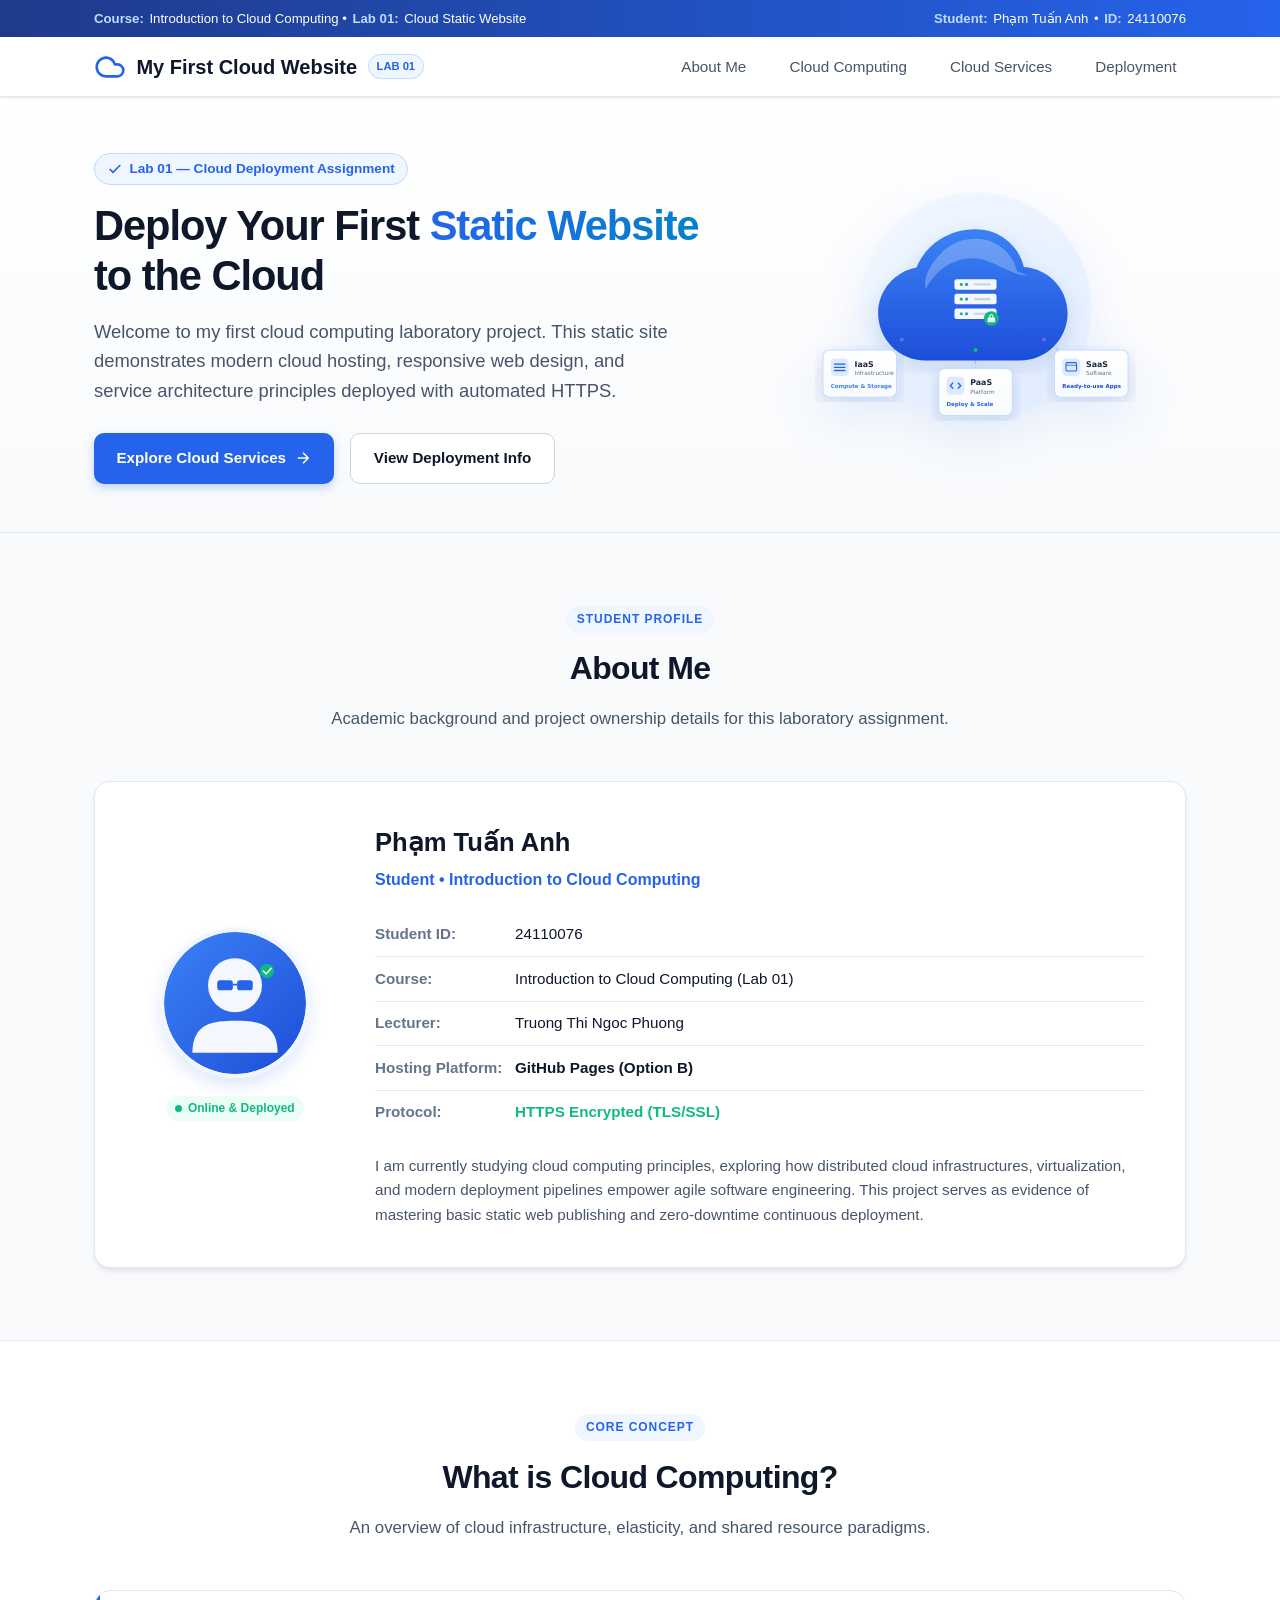
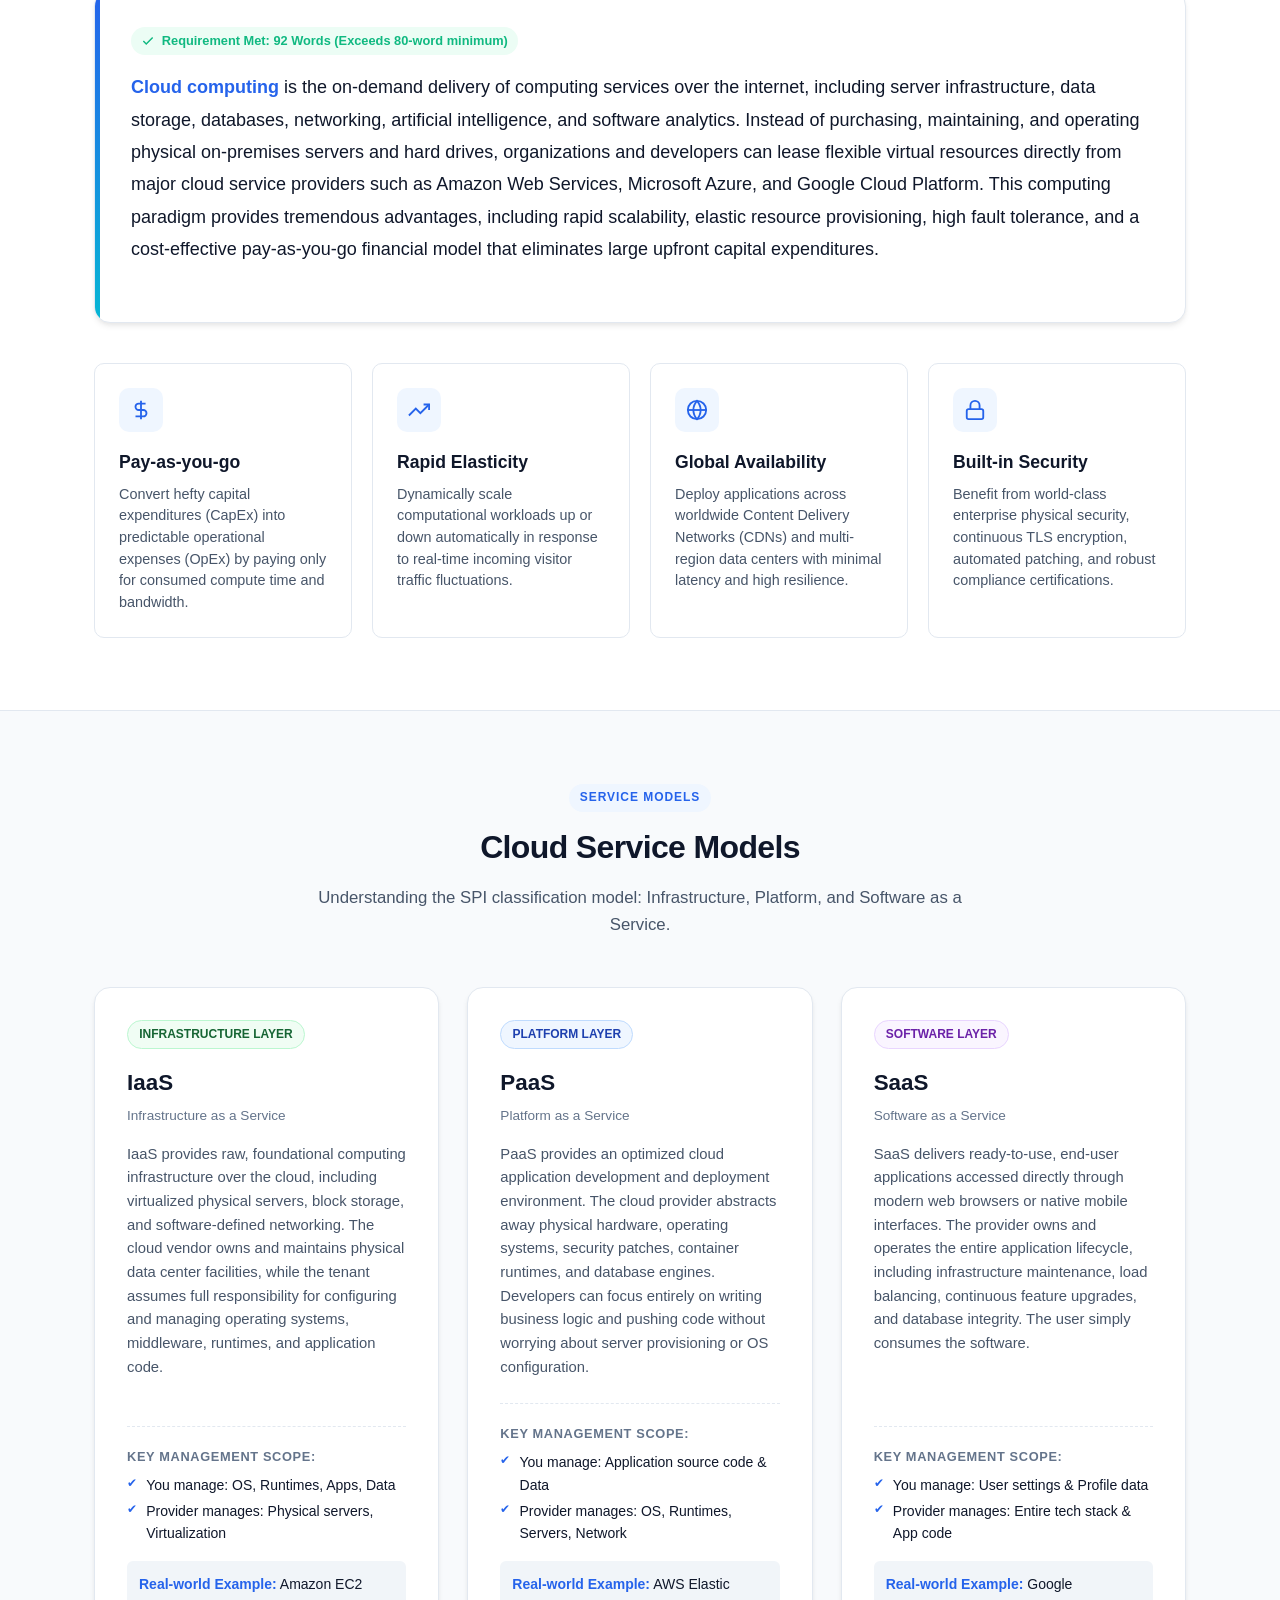
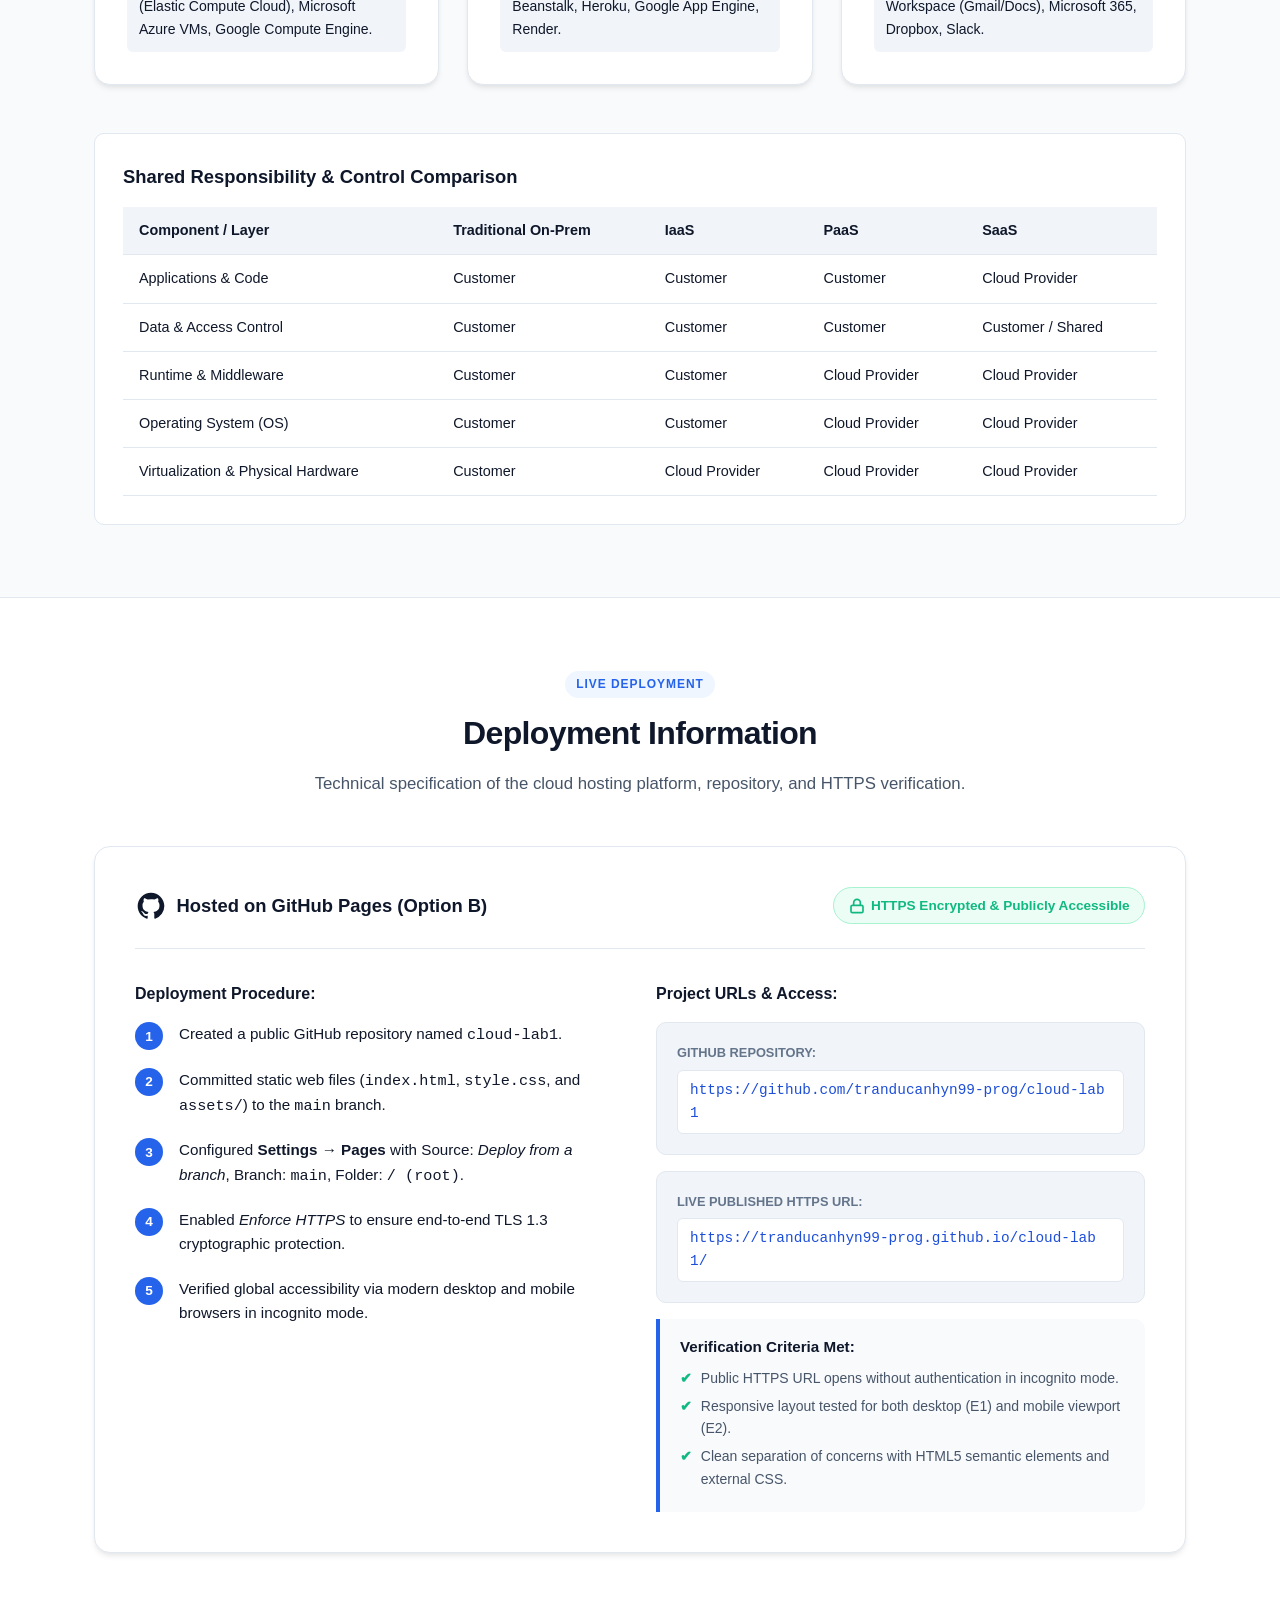
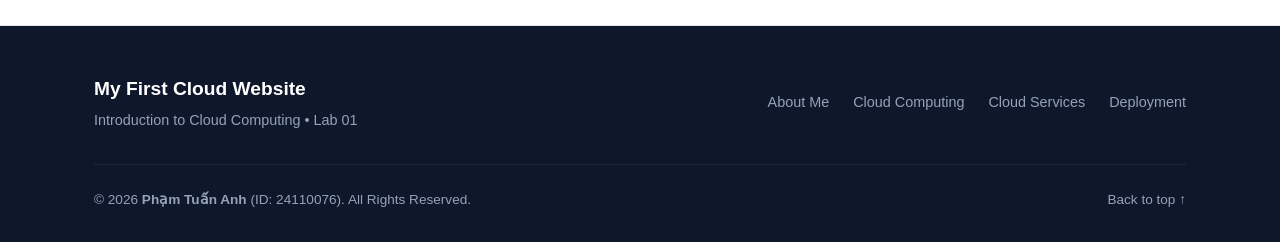
<file: index.html>
<!DOCTYPE html>
<html lang="en">
<head>
  <meta charset="UTF-8">
  <meta name="viewport" content="width=device-width, initial-scale=1.0">
  <title>My First Cloud Website</title>
  <meta name="description" content="Lab 01 - Deploy Your First Static Website to the Cloud. Course: Introduction to Cloud Computing.">
  <link rel="stylesheet" href="style.css">
</head>
<body>

  <!-- Top Academic Metadata Banner (Visible on Desktop & Mobile Viewports for Grading Evidence E1/E2) -->
  <div class="academic-banner">
    <div class="container">
      <div class="banner-item">
        <strong>Course:</strong> Introduction to Cloud Computing &bull; <strong>Lab 01:</strong> Cloud Static Website
      </div>
      <div class="banner-item">
        <strong>Student:</strong> <span id="student-banner-name">Phạm Tuấn Anh</span> &bull; <strong>ID:</strong> <span id="student-banner-id">24110076</span>
      </div>
    </div>
  </div>

  <!-- Navigation Header -->
  <header class="site-header">
    <div class="nav-container">
      <a href="#home" class="brand-link" title="My First Cloud Website">
        <svg class="brand-icon" viewBox="0 0 24 24" fill="none" stroke="currentColor" stroke-width="2" stroke-linecap="round" stroke-linejoin="round">
          <path d="M17.5 19H9a7 7 0 1 1 6.71-9h1.79a4.5 4.5 0 1 1 0 9Z" />
        </svg>
        <span>My First Cloud Website</span>
        <span class="brand-badge">Lab 01</span>
      </a>

      <!-- Mobile Navigation Toggle Button -->
      <button class="nav-toggle" id="navToggle" aria-label="Toggle navigation menu">
        <svg viewBox="0 0 24 24" fill="none" stroke="currentColor" stroke-width="2" stroke-linecap="round" stroke-linejoin="round">
          <line x1="3" y1="12" x2="21" y2="12"></line>
          <line x1="3" y1="6" x2="21" y2="6"></line>
          <line x1="3" y1="18" x2="21" y2="18"></line>
        </svg>
      </button>

      <!-- Navigation Menu with 4 Sections -->
      <nav>
        <ul class="nav-menu" id="navMenu">
          <li><a href="#about" class="nav-link">About Me</a></li>
          <li><a href="#cloud-computing" class="nav-link">Cloud Computing</a></li>
          <li><a href="#cloud-services" class="nav-link">Cloud Services</a></li>
          <li><a href="#deployment" class="nav-link">Deployment</a></li>
        </ul>
      </nav>
    </div>
  </header>

  <!-- Hero Section -->
  <section class="hero-section" id="home">
    <div class="container hero-grid">
      <div class="hero-content">
        <div class="hero-tag">
          <svg width="16" height="16" viewBox="0 0 24 24" fill="none" stroke="currentColor" stroke-width="2.5">
            <polyline points="20 6 9 17 4 12"></polyline>
          </svg>
          Lab 01 — Cloud Deployment Assignment
        </div>
        <h1 class="hero-title">Deploy Your First <span>Static Website</span> to the Cloud</h1>
        <p class="hero-subtitle">
          Welcome to my first cloud computing laboratory project. This static site demonstrates modern cloud hosting, responsive web design, and service architecture principles deployed with automated HTTPS.
        </p>
        <div class="hero-actions">
          <a href="#cloud-services" class="btn btn-primary">
            Explore Cloud Services
            <svg width="18" height="18" viewBox="0 0 24 24" fill="none" stroke="currentColor" stroke-width="2">
              <path d="M5 12h14M12 5l7 7-7 7"/>
            </svg>
          </a>
          <a href="#deployment" class="btn btn-secondary">
            View Deployment Info
          </a>
        </div>
      </div>
      <div class="hero-illustration">
        <img src="assets/cloud.svg" alt="Cloud Architecture Illustration" width="440" height="330">
      </div>
    </div>
  </section>

  <main>
    <!-- Section 1: About Me -->
    <section class="section" id="about">
      <div class="container">
        <div class="section-header">
          <span class="section-badge">Student Profile</span>
          <h2 class="section-title">About Me</h2>
          <p class="section-desc">Academic background and project ownership details for this laboratory assignment.</p>
        </div>

        <div class="about-card">
          <div class="about-avatar-wrap">
            <img src="assets/avatar.svg" alt="Student Avatar" class="about-avatar" width="150" height="150">
            <div class="status-badge">
              <span class="status-dot"></span> Online &amp; Deployed
            </div>
          </div>
          <div class="about-details">
            <h3 id="student-name-display">Phạm Tuấn Anh</h3>
            <p class="student-role">Student &bull; Introduction to Cloud Computing</p>
            
            <table class="info-table">
              <tbody>
                <tr>
                  <td class="info-label">Student ID:</td>
                  <td class="info-value" id="student-id-display">24110076</td>
                </tr>
                <tr>
                  <td class="info-label">Course:</td>
                  <td class="info-value">Introduction to Cloud Computing (Lab 01)</td>
                </tr>
                <tr>
                  <td class="info-label">Lecturer:</td>
                  <td class="info-value">Truong Thi Ngoc Phuong</td>
                </tr>
                <tr>
                  <td class="info-label">Hosting Platform:</td>
                  <td class="info-value"><strong>GitHub Pages (Option B)</strong></td>
                </tr>
                <tr>
                  <td class="info-label">Protocol:</td>
                  <td class="info-value"><span style="color: var(--success); font-weight: 600;">HTTPS Encrypted (TLS/SSL)</span></td>
                </tr>
              </tbody>
            </table>

            <p class="about-bio">
              I am currently studying cloud computing principles, exploring how distributed cloud infrastructures, virtualization, and modern deployment pipelines empower agile software engineering. This project serves as evidence of mastering basic static web publishing and zero-downtime continuous deployment.
            </p>
          </div>
        </div>
      </div>
    </section>

    <!-- Section 2: Cloud Computing -->
    <section class="section section-alt" id="cloud-computing">
      <div class="container">
        <div class="section-header">
          <span class="section-badge">Core Concept</span>
          <h2 class="section-title">What is Cloud Computing?</h2>
          <p class="section-desc">An overview of cloud infrastructure, elasticity, and shared resource paradigms.</p>
        </div>

        <div class="cloud-definition-card">
          <div class="word-count-badge">
            <svg width="14" height="14" viewBox="0 0 24 24" fill="none" stroke="currentColor" stroke-width="2.5">
              <polyline points="20 6 9 17 4 12"></polyline>
            </svg>
            Requirement Met: 92 Words (Exceeds 80-word minimum)
          </div>
          <p class="cloud-statement">
            <strong>Cloud computing</strong> is the on-demand delivery of computing services over the internet, including server infrastructure, data storage, databases, networking, artificial intelligence, and software analytics. Instead of purchasing, maintaining, and operating physical on-premises servers and hard drives, organizations and developers can lease flexible virtual resources directly from major cloud service providers such as Amazon Web Services, Microsoft Azure, and Google Cloud Platform. This computing paradigm provides tremendous advantages, including rapid scalability, elastic resource provisioning, high fault tolerance, and a cost-effective pay-as-you-go financial model that eliminates large upfront capital expenditures.
          </p>
        </div>

        <!-- 4 Key Characteristics -->
        <div class="cloud-features-grid">
          <div class="feature-box">
            <div class="feature-icon-wrapper">
              <svg width="22" height="22" viewBox="0 0 24 24" fill="none" stroke="currentColor" stroke-width="2">
                <path d="M12 2v20M17 5H9.5a3.5 3.5 0 0 0 0 7h5a3.5 3.5 0 0 1 0 7H6"/>
              </svg>
            </div>
            <h4>Pay-as-you-go</h4>
            <p>Convert hefty capital expenditures (CapEx) into predictable operational expenses (OpEx) by paying only for consumed compute time and bandwidth.</p>
          </div>

          <div class="feature-box">
            <div class="feature-icon-wrapper">
              <svg width="22" height="22" viewBox="0 0 24 24" fill="none" stroke="currentColor" stroke-width="2">
                <polyline points="23 6 13.5 15.5 8.5 10.5 1 18"></polyline>
                <polyline points="17 6 23 6 23 12"></polyline>
              </svg>
            </div>
            <h4>Rapid Elasticity</h4>
            <p>Dynamically scale computational workloads up or down automatically in response to real-time incoming visitor traffic fluctuations.</p>
          </div>

          <div class="feature-box">
            <div class="feature-icon-wrapper">
              <svg width="22" height="22" viewBox="0 0 24 24" fill="none" stroke="currentColor" stroke-width="2">
                <circle cx="12" cy="12" r="10"></circle>
                <line x1="2" y1="12" x2="22" y2="12"></line>
                <path d="M12 2a15.3 15.3 0 0 1 4 10 15.3 15.3 0 0 1-4 10 15.3 15.3 0 0 1-4-10 15.3 15.3 0 0 1 4-10z"></path>
              </svg>
            </div>
            <h4>Global Availability</h4>
            <p>Deploy applications across worldwide Content Delivery Networks (CDNs) and multi-region data centers with minimal latency and high resilience.</p>
          </div>

          <div class="feature-box">
            <div class="feature-icon-wrapper">
              <svg width="22" height="22" viewBox="0 0 24 24" fill="none" stroke="currentColor" stroke-width="2">
                <rect x="3" y="11" width="18" height="11" rx="2" ry="2"></rect>
                <path d="M7 11V7a5 5 0 0 1 10 0v4"></path>
              </svg>
            </div>
            <h4>Built-in Security</h4>
            <p>Benefit from world-class enterprise physical security, continuous TLS encryption, automated patching, and robust compliance certifications.</p>
          </div>
        </div>
      </div>
    </section>

    <!-- Section 3: Cloud Services (IaaS, PaaS, SaaS) -->
    <section class="section" id="cloud-services">
      <div class="container">
        <div class="section-header">
          <span class="section-badge">Service Models</span>
          <h2 class="section-title">Cloud Service Models</h2>
          <p class="section-desc">Understanding the SPI classification model: Infrastructure, Platform, and Software as a Service.</p>
        </div>

        <div class="services-grid">
          <!-- Model 1: IaaS -->
          <div class="service-card">
            <span class="service-tag tag-iaas">Infrastructure Layer</span>
            <h3>IaaS</h3>
            <p class="service-subtitle">Infrastructure as a Service</p>
            <p class="service-description">
              IaaS provides raw, foundational computing infrastructure over the cloud, including virtualized physical servers, block storage, and software-defined networking. The cloud vendor owns and maintains physical data center facilities, while the tenant assumes full responsibility for configuring and managing operating systems, middleware, runtimes, and application code.
            </p>
            <div class="service-meta-block">
              <div class="meta-title">Key Management Scope:</div>
              <ul class="meta-list">
                <li>You manage: OS, Runtimes, Apps, Data</li>
                <li>Provider manages: Physical servers, Virtualization</li>
              </ul>
              <div class="service-example-box">
                <strong>Real-world Example:</strong> Amazon EC2 (Elastic Compute Cloud), Microsoft Azure VMs, Google Compute Engine.
              </div>
            </div>
          </div>

          <!-- Model 2: PaaS -->
          <div class="service-card">
            <span class="service-tag tag-paas">Platform Layer</span>
            <h3>PaaS</h3>
            <p class="service-subtitle">Platform as a Service</p>
            <p class="service-description">
              PaaS provides an optimized cloud application development and deployment environment. The cloud provider abstracts away physical hardware, operating systems, security patches, container runtimes, and database engines. Developers can focus entirely on writing business logic and pushing code without worrying about server provisioning or OS configuration.
            </p>
            <div class="service-meta-block">
              <div class="meta-title">Key Management Scope:</div>
              <ul class="meta-list">
                <li>You manage: Application source code &amp; Data</li>
                <li>Provider manages: OS, Runtimes, Servers, Network</li>
              </ul>
              <div class="service-example-box">
                <strong>Real-world Example:</strong> AWS Elastic Beanstalk, Heroku, Google App Engine, Render.
              </div>
            </div>
          </div>

          <!-- Model 3: SaaS -->
          <div class="service-card">
            <span class="service-tag tag-saas">Software Layer</span>
            <h3>SaaS</h3>
            <p class="service-subtitle">Software as a Service</p>
            <p class="service-description">
              SaaS delivers ready-to-use, end-user applications accessed directly through modern web browsers or native mobile interfaces. The provider owns and operates the entire application lifecycle, including infrastructure maintenance, load balancing, continuous feature upgrades, and database integrity. The user simply consumes the software.
            </p>
            <div class="service-meta-block">
              <div class="meta-title">Key Management Scope:</div>
              <ul class="meta-list">
                <li>You manage: User settings &amp; Profile data</li>
                <li>Provider manages: Entire tech stack &amp; App code</li>
              </ul>
              <div class="service-example-box">
                <strong>Real-world Example:</strong> Google Workspace (Gmail/Docs), Microsoft 365, Dropbox, Slack.
              </div>
            </div>
          </div>
        </div>

        <!-- Shared Responsibility Summary Table -->
        <div class="services-comparison">
          <h4>Shared Responsibility &amp; Control Comparison</h4>
          <table class="comparison-table">
            <thead>
              <tr>
                <th>Component / Layer</th>
                <th>Traditional On-Prem</th>
                <th>IaaS</th>
                <th>PaaS</th>
                <th>SaaS</th>
              </tr>
            </thead>
            <tbody>
              <tr>
                <td>Applications &amp; Code</td>
                <td>Customer</td>
                <td>Customer</td>
                <td>Customer</td>
                <td>Cloud Provider</td>
              </tr>
              <tr>
                <td>Data &amp; Access Control</td>
                <td>Customer</td>
                <td>Customer</td>
                <td>Customer</td>
                <td>Customer / Shared</td>
              </tr>
              <tr>
                <td>Runtime &amp; Middleware</td>
                <td>Customer</td>
                <td>Customer</td>
                <td>Cloud Provider</td>
                <td>Cloud Provider</td>
              </tr>
              <tr>
                <td>Operating System (OS)</td>
                <td>Customer</td>
                <td>Customer</td>
                <td>Cloud Provider</td>
                <td>Cloud Provider</td>
              </tr>
              <tr>
                <td>Virtualization &amp; Physical Hardware</td>
                <td>Customer</td>
                <td>Cloud Provider</td>
                <td>Cloud Provider</td>
                <td>Cloud Provider</td>
              </tr>
            </tbody>
          </table>
        </div>
      </div>
    </section>

    <!-- Section 4: Deployment Information -->
    <section class="section section-alt" id="deployment">
      <div class="container">
        <div class="section-header">
          <span class="section-badge">Live Deployment</span>
          <h2 class="section-title">Deployment Information</h2>
          <p class="section-desc">Technical specification of the cloud hosting platform, repository, and HTTPS verification.</p>
        </div>

        <div class="deployment-card">
          <div class="deployment-header-row">
            <div class="platform-pill">
              <svg class="pill-icon" viewBox="0 0 24 24" fill="currentColor">
                <path fill-rule="evenodd" clip-rule="evenodd" d="M12 2C6.477 2 2 6.484 2 12.017c0 4.425 2.865 8.18 6.839 9.504.5.092.682-.217.682-.483 0-.237-.008-.868-.013-1.703-2.782.605-3.369-1.343-3.369-1.343-.454-1.158-1.11-1.466-1.11-1.466-.908-.62.069-.608.069-.608 1.003.07 1.53 1.032 1.53 1.032.892 1.53 2.341 1.088 2.91.832.092-.647.35-1.088.636-1.338-2.22-.253-4.555-1.113-4.555-4.951 0-1.093.39-1.988 1.029-2.688-.103-.253-.446-1.272.098-2.65 0 0 .84-.27 2.75 1.026A9.564 9.564 0 0112 6.844c.85.004 1.705.115 2.504.337 1.909-1.296 2.747-1.027 2.747-1.027.546 1.379.202 2.398.1 2.651.64.7 1.028 1.595 1.028 2.688 0 3.848-2.339 4.695-4.566 4.943.359.309.678.92.678 1.855 0 1.338-.012 2.419-.012 2.747 0 .268.18.58.688.482A10.019 10.019 0 0022 12.017C22 6.484 17.522 2 12 2z"/>
              </svg>
              <span>Hosted on GitHub Pages (Option B)</span>
            </div>
            <div class="https-verified-badge">
              <svg width="16" height="16" viewBox="0 0 24 24" fill="none" stroke="currentColor" stroke-width="2.5">
                <rect x="3" y="11" width="18" height="11" rx="2" ry="2"></rect>
                <path d="M7 11V7a5 5 0 0 1 10 0v4"></path>
              </svg>
              HTTPS Encrypted &amp; Publicly Accessible
            </div>
          </div>

          <div class="deployment-info-grid">
            <div class="deploy-steps-col">
              <h4 style="margin-bottom: 1rem; color: var(--secondary);">Deployment Procedure:</h4>
              <ol class="deploy-step-list">
                <li>Created a public GitHub repository named <code>cloud-lab1</code>.</li>
                <li>Committed static web files (<code>index.html</code>, <code>style.css</code>, and <code>assets/</code>) to the <code>main</code> branch.</li>
                <li>Configured <strong>Settings &rarr; Pages</strong> with Source: <em>Deploy from a branch</em>, Branch: <code>main</code>, Folder: <code>/ (root)</code>.</li>
                <li>Enabled <em>Enforce HTTPS</em> to ensure end-to-end TLS 1.3 cryptographic protection.</li>
                <li>Verified global accessibility via modern desktop and mobile browsers in incognito mode.</li>
              </ol>
            </div>

            <div class="deploy-urls-col">
              <h4 style="margin-bottom: 1rem; color: var(--secondary);">Project URLs &amp; Access:</h4>
              
              <div class="link-box">
                <div class="link-box-title">GitHub Repository:</div>
                <code id="repo-url-display">https://github.com/tranducanhyn99-prog/cloud-lab1</code>
              </div>

              <div class="link-box">
                <div class="link-box-title">Live Published HTTPS URL:</div>
                <code id="live-url-display">https://tranducanhyn99-prog.github.io/cloud-lab1/</code>
              </div>

              <div class="checklist-box">
                <h5>Verification Criteria Met:</h5>
                <ul>
                  <li>Public HTTPS URL opens without authentication in incognito mode.</li>
                  <li>Responsive layout tested for both desktop (E1) and mobile viewport (E2).</li>
                  <li>Clean separation of concerns with HTML5 semantic elements and external CSS.</li>
                </ul>
              </div>
            </div>
          </div>
        </div>
      </div>
    </section>
  </main>

  <!-- Footer -->
  <footer class="site-footer">
    <div class="container">
      <div class="footer-top">
        <div>
          <div class="footer-brand">My First Cloud Website</div>
          <p style="margin-top: 0.25rem;">Introduction to Cloud Computing &bull; Lab 01</p>
        </div>
        <div class="footer-nav">
          <a href="#about">About Me</a>
          <a href="#cloud-computing">Cloud Computing</a>
          <a href="#cloud-services">Cloud Services</a>
          <a href="#deployment">Deployment</a>
        </div>
      </div>
      <div class="footer-bottom">
        <div>
          &copy; 2026 <strong>Phạm Tuấn Anh</strong> (ID: 24110076). All Rights Reserved.
        </div>
        <a href="#home" class="back-to-top">
          Back to top &uarr;
        </a>
      </div>
    </div>
  </footer>

  <!-- Vanilla JavaScript for Mobile Nav & Dynamic Highlights -->
  <script>
    // Mobile navigation toggle
    const navToggle = document.getElementById('navToggle');
    const navMenu = document.getElementById('navMenu');

    if (navToggle && navMenu) {
      navToggle.addEventListener('click', () => {
        navMenu.classList.toggle('open');
      });

      // Close mobile menu when clicking any nav link
      const navLinks = document.querySelectorAll('.nav-link');
      navLinks.forEach(link => {
        link.addEventListener('click', () => {
          navMenu.classList.remove('open');
        });
      });
    }

    // Active navigation link tracking on scroll
    const sections = document.querySelectorAll('section[id]');
    window.addEventListener('scroll', () => {
      let current = '';
      const scrollPosition = window.pageYOffset + 200;

      sections.forEach(section => {
        const sectionTop = section.offsetTop;
        const sectionHeight = section.offsetHeight;
        if (scrollPosition >= sectionTop && scrollPosition < sectionTop + sectionHeight) {
          current = section.getAttribute('id');
        }
      });

      const navLinks = document.querySelectorAll('.nav-link');
      navLinks.forEach(link => {
        link.classList.remove('active');
        if (link.getAttribute('href') === `#${current}`) {
          link.classList.add('active');
        }
      });
    });
  </script>
</body>
</html>
</file>
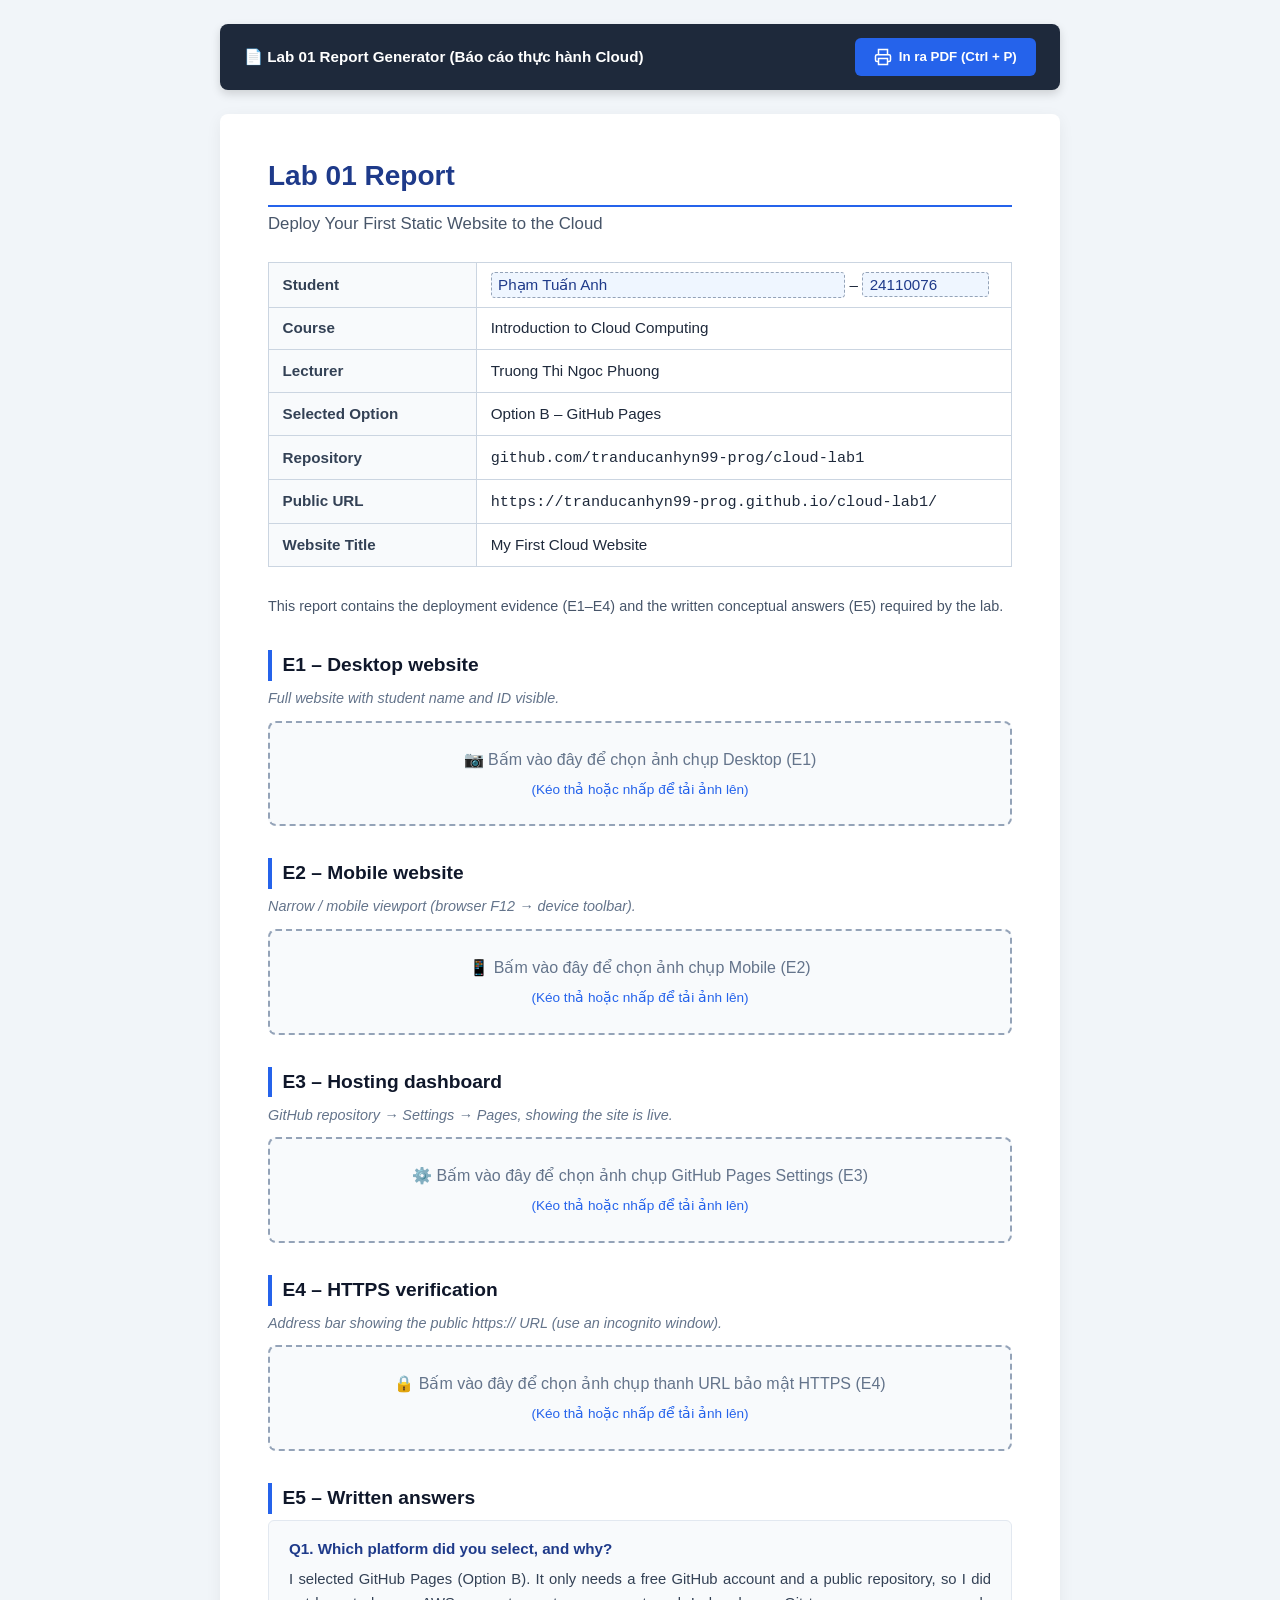
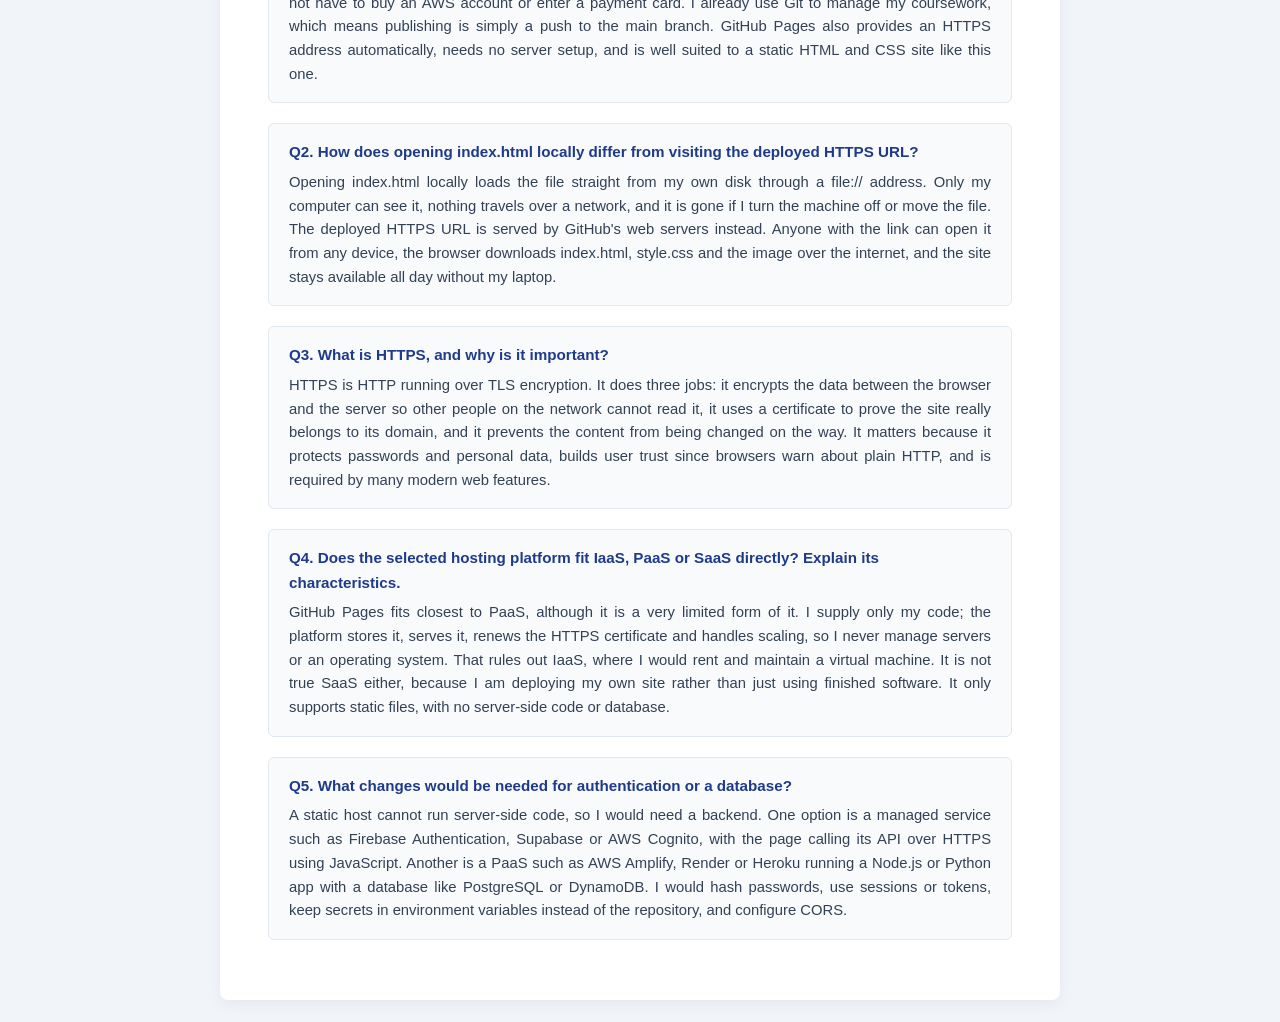
<file: report.html>
<!DOCTYPE html>
<html lang="en">
<head>
  <meta charset="UTF-8">
  <meta name="viewport" content="width=device-width, initial-scale=1.0">
  <title>Lab 01 Report - Introduction to Cloud Computing</title>
  <style>
    @page {
      size: A4;
      margin: 15mm;
    }
    *, *::before, *::after {
      box-sizing: border-box;
    }
    body {
      font-family: -apple-system, BlinkMacSystemFont, "Segoe UI", Roboto, Arial, sans-serif;
      line-height: 1.6;
      color: #1e293b;
      background-color: #f1f5f9;
      margin: 0;
      padding: 1.5rem;
    }
    .action-bar {
      max-width: 840px;
      margin: 0 auto 1.5rem;
      background: #1e293b;
      color: #ffffff;
      padding: 0.9rem 1.5rem;
      border-radius: 8px;
      display: flex;
      justify-content: space-between;
      align-items: center;
      flex-wrap: wrap;
      gap: 1rem;
      box-shadow: 0 4px 10px rgba(0,0,0,0.15);
    }
    .action-bar-title {
      font-size: 0.95rem;
      font-weight: 600;
      display: flex;
      align-items: center;
      gap: 0.5rem;
    }
    .btn-print {
      background-color: #2563eb;
      color: #ffffff;
      border: none;
      padding: 0.6rem 1.2rem;
      border-radius: 6px;
      font-weight: 600;
      cursor: pointer;
      display: inline-flex;
      align-items: center;
      gap: 0.4rem;
      transition: background 0.2s;
    }
    .btn-print:hover {
      background-color: #1d4ed8;
    }
    .report-container {
      max-width: 840px;
      margin: 0 auto;
      background: #ffffff;
      padding: 2.5rem 3rem;
      border-radius: 8px;
      box-shadow: 0 4px 16px rgba(0,0,0,0.06);
    }
    h1 {
      font-size: 1.75rem;
      color: #1e3a8a;
      border-bottom: 2px solid #2563eb;
      padding-bottom: 0.4rem;
      margin-top: 0;
      margin-bottom: 0.25rem;
    }
    .subtitle {
      font-size: 1.05rem;
      color: #475569;
      margin-bottom: 1.5rem;
      font-weight: 500;
    }
    table.meta-table {
      width: 100%;
      border-collapse: collapse;
      margin-bottom: 1.75rem;
    }
    table.meta-table th, table.meta-table td {
      border: 1px solid #cbd5e1;
      padding: 0.55rem 0.85rem;
      text-align: left;
      font-size: 0.95rem;
    }
    table.meta-table th {
      background-color: #f8fafc;
      width: 28%;
      color: #334155;
      font-weight: 600;
    }
    .editable-input {
      font-family: inherit;
      font-size: inherit;
      font-weight: inherit;
      border: 1px dashed #94a3b8;
      border-radius: 4px;
      padding: 0.2rem 0.4rem;
      width: 70%;
      color: #1e3a8a;
      background: #eff6ff;
    }
    h2 {
      font-size: 1.2rem;
      color: #0f172a;
      border-left: 4px solid #2563eb;
      padding-left: 0.65rem;
      margin-top: 2rem;
      margin-bottom: 0.4rem;
    }
    .evidence-desc {
      font-style: italic;
      color: #64748b;
      margin-bottom: 0.65rem;
      font-size: 0.9rem;
    }
    .screenshot-zone {
      border: 2px dashed #94a3b8;
      border-radius: 8px;
      padding: 1.5rem;
      text-align: center;
      background-color: #f8fafc;
      color: #64748b;
      margin-bottom: 1.5rem;
      position: relative;
      cursor: pointer;
      transition: all 0.2s;
    }
    .screenshot-zone:hover {
      border-color: #2563eb;
      background-color: #eff6ff;
    }
    .screenshot-zone input[type="file"] {
      display: none;
    }
    .screenshot-zone img {
      max-width: 100%;
      height: auto;
      border-radius: 6px;
      border: 1px solid #cbd5e1;
      box-shadow: 0 4px 8px rgba(0,0,0,0.08);
      margin-top: 0.5rem;
    }
    .upload-hint {
      display: block;
      font-size: 0.85rem;
      color: #2563eb;
      font-weight: 500;
      margin-top: 0.4rem;
    }
    .question-block {
      background: #f8fafc;
      border: 1px solid #e2e8f0;
      border-radius: 6px;
      padding: 1rem 1.25rem;
      margin-bottom: 1.25rem;
      page-break-inside: avoid;
    }
    .question-title {
      font-weight: 700;
      color: #1e3a8a;
      margin-bottom: 0.4rem;
      font-size: 0.95rem;
    }
    .question-answer {
      color: #334155;
      font-size: 0.925rem;
      text-align: justify;
      line-height: 1.6;
    }
    
    /* Print Optimization */
    @media print {
      body {
        background: #ffffff;
        padding: 0;
      }
      .action-bar {
        display: none !important;
      }
      .report-container {
        box-shadow: none;
        padding: 0;
        max-width: 100%;
      }
      .editable-input {
        border: none;
        background: transparent;
        padding: 0;
        color: #000000;
      }
      .upload-hint, .upload-placeholder-text {
        display: none !important;
      }
      .screenshot-zone {
        border: none;
        padding: 0;
        background: transparent;
        margin-bottom: 1rem;
      }
      .screenshot-zone:empty {
        border: 1px solid #ccc;
        padding: 2rem;
      }
      h2 {
        page-break-after: avoid;
      }
      .question-block {
        border: 1px solid #cbd5e1;
        background: #ffffff;
      }
    }
  </style>
</head>
<body>

  <!-- Top Action Toolbar (Hidden in Print/PDF) -->
  <div class="action-bar">
    <div class="action-bar-title">
      <span>📄 <strong>Lab 01 Report Generator</strong> (Báo cáo thực hành Cloud)</span>
    </div>
    <div>
      <button class="btn-print" onclick="window.print()">
        <svg width="18" height="18" viewBox="0 0 24 24" fill="none" stroke="currentColor" stroke-width="2">
          <polyline points="6 9 6 2 18 2 18 9"></polyline>
          <path d="M6 18H4a2 2 0 0 1-2-2v-5a2 2 0 0 1 2-2h16a2 2 0 0 1 2 2v5a2 2 0 0 1-2 2h-2"></path>
          <rect x="6" y="14" width="12" height="8"></rect>
        </svg>
        In ra PDF (Ctrl + P)
      </button>
    </div>
  </div>

  <div class="report-container">
    <h1>Lab 01 Report</h1>
    <div class="subtitle">Deploy Your First Static Website to the Cloud</div>

    <table class="meta-table">
      <tr>
        <th>Student</th>
        <td>
          <input type="text" id="studentNameInput" class="editable-input" value="Phạm Tuấn Anh" placeholder="Nhập họ và tên...">
          –
          <input type="text" id="studentIdInput" class="editable-input" style="width: 25%;" value="24110076" placeholder="MSSV...">
        </td>
      </tr>
      <tr>
        <th>Course</th>
        <td>Introduction to Cloud Computing</td>
      </tr>
      <tr>
        <th>Lecturer</th>
        <td>Truong Thi Ngoc Phuong</td>
      </tr>
      <tr>
        <th>Selected Option</th>
        <td>Option B – GitHub Pages</td>
      </tr>
      <tr>
        <th>Repository</th>
        <td><code>github.com/tranducanhyn99-prog/cloud-lab1</code></td>
      </tr>
      <tr>
        <th>Public URL</th>
        <td><code>https://tranducanhyn99-prog.github.io/cloud-lab1/</code></td>
      </tr>
      <tr>
        <th>Website Title</th>
        <td>My First Cloud Website</td>
      </tr>
    </table>

    <p style="font-size: 0.9rem; color: #475569; margin-bottom: 1.5rem;">
      This report contains the deployment evidence (E1–E4) and the written conceptual answers (E5) required by the lab.
    </p>

    <!-- Evidence 1 -->
    <h2>E1 – Desktop website</h2>
    <div class="evidence-desc">Full website with student name and ID visible.</div>
    <div class="screenshot-zone" onclick="document.getElementById('fileE1').click()">
      <span class="upload-placeholder-text">📷 Bấm vào đây để chọn ảnh chụp Desktop (E1)</span>
      <span class="upload-hint">(Kéo thả hoặc nhấp để tải ảnh lên)</span>
      <input type="file" id="fileE1" accept="image/*" onchange="previewImage(this, 'imgE1')">
      <div id="imgE1"></div>
    </div>

    <!-- Evidence 2 -->
    <h2>E2 – Mobile website</h2>
    <div class="evidence-desc">Narrow / mobile viewport (browser F12 &rarr; device toolbar).</div>
    <div class="screenshot-zone" onclick="document.getElementById('fileE2').click()">
      <span class="upload-placeholder-text">📱 Bấm vào đây để chọn ảnh chụp Mobile (E2)</span>
      <span class="upload-hint">(Kéo thả hoặc nhấp để tải ảnh lên)</span>
      <input type="file" id="fileE2" accept="image/*" onchange="previewImage(this, 'imgE2')">
      <div id="imgE2"></div>
    </div>

    <!-- Evidence 3 -->
    <h2>E3 – Hosting dashboard</h2>
    <div class="evidence-desc">GitHub repository &rarr; Settings &rarr; Pages, showing the site is live.</div>
    <div class="screenshot-zone" onclick="document.getElementById('fileE3').click()">
      <span class="upload-placeholder-text">⚙️ Bấm vào đây để chọn ảnh chụp GitHub Pages Settings (E3)</span>
      <span class="upload-hint">(Kéo thả hoặc nhấp để tải ảnh lên)</span>
      <input type="file" id="fileE3" accept="image/*" onchange="previewImage(this, 'imgE3')">
      <div id="imgE3"></div>
    </div>

    <!-- Evidence 4 -->
    <h2>E4 – HTTPS verification</h2>
    <div class="evidence-desc">Address bar showing the public https:// URL (use an incognito window).</div>
    <div class="screenshot-zone" onclick="document.getElementById('fileE4').click()">
      <span class="upload-placeholder-text">🔒 Bấm vào đây để chọn ảnh chụp thanh URL bảo mật HTTPS (E4)</span>
      <span class="upload-hint">(Kéo thả hoặc nhấp để tải ảnh lên)</span>
      <input type="file" id="fileE4" accept="image/*" onchange="previewImage(this, 'imgE4')">
      <div id="imgE4"></div>
    </div>

    <!-- Written Answers -->
    <h2>E5 – Written answers</h2>

    <div class="question-block">
      <div class="question-title">Q1. Which platform did you select, and why?</div>
      <div class="question-answer">
        I selected GitHub Pages (Option B). It only needs a free GitHub account and a public repository, so I did not have to buy an AWS account or enter a payment card. I already use Git to manage my coursework, which means publishing is simply a push to the main branch. GitHub Pages also provides an HTTPS address automatically, needs no server setup, and is well suited to a static HTML and CSS site like this one.
      </div>
    </div>

    <div class="question-block">
      <div class="question-title">Q2. How does opening index.html locally differ from visiting the deployed HTTPS URL?</div>
      <div class="question-answer">
        Opening index.html locally loads the file straight from my own disk through a file:// address. Only my computer can see it, nothing travels over a network, and it is gone if I turn the machine off or move the file. The deployed HTTPS URL is served by GitHub's web servers instead. Anyone with the link can open it from any device, the browser downloads index.html, style.css and the image over the internet, and the site stays available all day without my laptop.
      </div>
    </div>

    <div class="question-block">
      <div class="question-title">Q3. What is HTTPS, and why is it important?</div>
      <div class="question-answer">
        HTTPS is HTTP running over TLS encryption. It does three jobs: it encrypts the data between the browser and the server so other people on the network cannot read it, it uses a certificate to prove the site really belongs to its domain, and it prevents the content from being changed on the way. It matters because it protects passwords and personal data, builds user trust since browsers warn about plain HTTP, and is required by many modern web features.
      </div>
    </div>

    <div class="question-block">
      <div class="question-title">Q4. Does the selected hosting platform fit IaaS, PaaS or SaaS directly? Explain its characteristics.</div>
      <div class="question-answer">
        GitHub Pages fits closest to PaaS, although it is a very limited form of it. I supply only my code; the platform stores it, serves it, renews the HTTPS certificate and handles scaling, so I never manage servers or an operating system. That rules out IaaS, where I would rent and maintain a virtual machine. It is not true SaaS either, because I am deploying my own site rather than just using finished software. It only supports static files, with no server-side code or database.
      </div>
    </div>

    <div class="question-block">
      <div class="question-title">Q5. What changes would be needed for authentication or a database?</div>
      <div class="question-answer">
        A static host cannot run server-side code, so I would need a backend. One option is a managed service such as Firebase Authentication, Supabase or AWS Cognito, with the page calling its API over HTTPS using JavaScript. Another is a PaaS such as AWS Amplify, Render or Heroku running a Node.js or Python app with a database like PostgreSQL or DynamoDB. I would hash passwords, use sessions or tokens, keep secrets in environment variables instead of the repository, and configure CORS.
      </div>
    </div>
  </div>

  <script>
    function previewImage(input, containerId) {
      if (input.files && input.files[0]) {
        const reader = new FileReader();
        reader.onload = function(e) {
          const container = document.getElementById(containerId);
          container.innerHTML = `<img src="${e.target.result}" alt="Evidence screenshot">`;
          const parentZone = input.closest('.screenshot-zone');
          const placeholder = parentZone.querySelector('.upload-placeholder-text');
          const hint = parentZone.querySelector('.upload-hint');
          if (placeholder) placeholder.style.display = 'none';
          if (hint) hint.textContent = '✅ Đã tải ảnh lên thành công (Bấm để đổi ảnh khác)';
        };
        reader.readAsDataURL(input.files[0]);
      }
    }
  </script>
</body>
</html>
</file>
<file: style.css>
/* ==========================================================================
   CSS Stylesheet: My First Cloud Website
   Course: Introduction to Cloud Computing (Lab 01)
   Design: Modern, Accessible, Fully Responsive
   ========================================================================== */

/* --- CSS Variables & Design Tokens --- */
:root {
  --primary: #2563eb;
  --primary-hover: #1d4ed8;
  --primary-light: #eff6ff;
  --primary-border: #bfdbfe;
  --secondary: #0f172a;
  --accent: #0284c7;
  --accent-cyan: #06b6d4;
  --success: #10b981;
  --success-bg: #ecfdf5;
  --warning: #f59e0b;
  --text-primary: #0f172a;
  --text-secondary: #475569;
  --text-muted: #64748b;
  --bg-page: #f8fafc;
  --bg-surface: #ffffff;
  --bg-alt: #f1f5f9;
  --border-light: #e2e8f0;
  --border-subtle: #cbd5e1;
  
  --radius-sm: 6px;
  --radius-md: 10px;
  --radius-lg: 16px;
  --radius-full: 9999px;

  --shadow-sm: 0 1px 3px rgba(0, 0, 0, 0.06), 0 1px 2px rgba(0, 0, 0, 0.04);
  --shadow-md: 0 4px 6px -1px rgba(0, 0, 0, 0.08), 0 2px 4px -1px rgba(0, 0, 0, 0.04);
  --shadow-lg: 0 10px 15px -3px rgba(0, 0, 0, 0.08), 0 4px 6px -2px rgba(0, 0, 0, 0.04);
  --shadow-hover: 0 20px 25px -5px rgba(37, 99, 235, 0.12), 0 10px 10px -5px rgba(37, 99, 235, 0.04);

  --transition-fast: 0.15s ease;
  --transition-normal: 0.25s ease;
  --max-width: 1140px;
}

/* --- Base Reset & Typography --- */
*, *::before, *::after {
  box-sizing: border-box;
  margin: 0;
  padding: 0;
}

html {
  scroll-behavior: smooth;
  font-size: 16px;
}

body {
  font-family: -apple-system, BlinkMacSystemFont, "Segoe UI", Roboto, "Helvetica Neue", Arial, sans-serif;
  line-height: 1.6;
  color: var(--text-primary);
  background-color: var(--bg-page);
  -webkit-font-smoothing: antialiased;
}

a {
  color: var(--primary);
  text-decoration: none;
  transition: color var(--transition-fast);
}

a:hover {
  color: var(--primary-hover);
}

img, svg {
  max-width: 100%;
  height: auto;
  display: block;
}

.container {
  width: 100%;
  max-width: var(--max-width);
  margin: 0 auto;
  padding: 0 1.5rem;
}

/* --- Top Academic Metadata Banner --- */
.academic-banner {
  background: linear-gradient(90deg, #1e3a8a, #2563eb);
  color: #ffffff;
  padding: 0.5rem 1rem;
  font-size: 0.825rem;
  font-weight: 500;
}

.academic-banner .container {
  display: flex;
  flex-wrap: wrap;
  justify-content: space-between;
  align-items: center;
  gap: 0.5rem;
}

.banner-item {
  display: inline-flex;
  align-items: center;
  gap: 0.35rem;
}

.banner-item strong {
  color: #bfdbfe;
  font-weight: 600;
}

/* --- Navigation Header --- */
.site-header {
  position: sticky;
  top: 0;
  z-index: 100;
  background-color: rgba(255, 255, 255, 0.95);
  backdrop-filter: blur(10px);
  -webkit-backdrop-filter: blur(10px);
  border-bottom: 1px solid var(--border-light);
  box-shadow: var(--shadow-sm);
  transition: all var(--transition-fast);
}

.nav-container {
  display: flex;
  justify-content: space-between;
  align-items: center;
  padding: 0.85rem 1.5rem;
  max-width: var(--max-width);
  margin: 0 auto;
}

.brand-link {
  display: flex;
  align-items: center;
  gap: 0.65rem;
  font-weight: 700;
  font-size: 1.25rem;
  color: var(--secondary);
}

.brand-icon {
  width: 32px;
  height: 32px;
  color: var(--primary);
}

.brand-badge {
  font-size: 0.7rem;
  font-weight: 600;
  text-transform: uppercase;
  background-color: var(--primary-light);
  color: var(--primary);
  border: 1px solid var(--primary-border);
  padding: 0.15rem 0.5rem;
  border-radius: var(--radius-full);
}

.nav-menu {
  display: flex;
  align-items: center;
  list-style: none;
  gap: 1.5rem;
}

.nav-link {
  font-size: 0.95rem;
  font-weight: 500;
  color: var(--text-secondary);
  padding: 0.35rem 0.6rem;
  border-radius: var(--radius-sm);
  transition: all var(--transition-fast);
}

.nav-link:hover, .nav-link:focus {
  color: var(--primary);
  background-color: var(--primary-light);
}

.nav-link.active {
  color: var(--primary);
  font-weight: 600;
}

/* Mobile Nav Toggle */
.nav-toggle {
  display: none;
  background: none;
  border: 1px solid var(--border-light);
  border-radius: var(--radius-sm);
  padding: 0.4rem 0.6rem;
  cursor: pointer;
  color: var(--secondary);
}

.nav-toggle svg {
  width: 24px;
  height: 24px;
}

/* --- Hero Section --- */
.hero-section {
  padding: 3.5rem 0 3rem;
  background: linear-gradient(180deg, #ffffff 0%, var(--bg-page) 100%);
  border-bottom: 1px solid var(--border-light);
}

.hero-grid {
  display: grid;
  grid-template-columns: 1.2fr 0.8fr;
  align-items: center;
  gap: 2.5rem;
}

.hero-tag {
  display: inline-flex;
  align-items: center;
  gap: 0.4rem;
  font-size: 0.85rem;
  font-weight: 600;
  color: var(--primary);
  background-color: var(--primary-light);
  border: 1px solid var(--primary-border);
  padding: 0.25rem 0.75rem;
  border-radius: var(--radius-full);
  margin-bottom: 1rem;
}

.hero-title {
  font-size: 2.6rem;
  font-weight: 800;
  line-height: 1.2;
  color: var(--secondary);
  margin-bottom: 1rem;
  letter-spacing: -0.025em;
}

.hero-title span {
  color: var(--primary);
  background: linear-gradient(135deg, #2563eb, #0284c7);
  -webkit-background-clip: text;
  -webkit-text-fill-color: transparent;
}

.hero-subtitle {
  font-size: 1.15rem;
  color: var(--text-secondary);
  margin-bottom: 1.75rem;
  max-width: 580px;
}

.hero-actions {
  display: flex;
  flex-wrap: wrap;
  gap: 1rem;
}

.btn {
  display: inline-flex;
  align-items: center;
  gap: 0.5rem;
  padding: 0.75rem 1.4rem;
  font-size: 0.95rem;
  font-weight: 600;
  border-radius: var(--radius-md);
  transition: all var(--transition-normal);
  cursor: pointer;
}

.btn-primary {
  background-color: var(--primary);
  color: #ffffff;
  box-shadow: 0 4px 10px rgba(37, 99, 235, 0.25);
}

.btn-primary:hover {
  background-color: var(--primary-hover);
  color: #ffffff;
  transform: translateY(-2px);
  box-shadow: 0 6px 14px rgba(37, 99, 235, 0.35);
}

.btn-secondary {
  background-color: #ffffff;
  color: var(--secondary);
  border: 1px solid var(--border-subtle);
}

.btn-secondary:hover {
  background-color: var(--bg-alt);
  color: var(--primary);
  border-color: var(--primary-border);
}

.hero-illustration {
  display: flex;
  justify-content: center;
  align-items: center;
}

.hero-illustration img {
  width: 100%;
  max-width: 440px;
  filter: drop-shadow(0 15px 25px rgba(37, 99, 235, 0.12));
  animation: floatSubtle 6s ease-in-out infinite alternate;
}

@keyframes floatSubtle {
  0% { transform: translateY(0); }
  100% { transform: translateY(-8px); }
}

/* --- Section Global Layout --- */
.section {
  padding: 4.5rem 0;
  scroll-margin-top: 4.5rem;
}

.section-alt {
  background-color: #ffffff;
  border-top: 1px solid var(--border-light);
  border-bottom: 1px solid var(--border-light);
}

.section-header {
  text-align: center;
  max-width: 700px;
  margin: 0 auto 3rem;
}

.section-badge {
  display: inline-block;
  font-size: 0.75rem;
  font-weight: 700;
  text-transform: uppercase;
  letter-spacing: 0.08em;
  color: var(--primary);
  background-color: var(--primary-light);
  padding: 0.25rem 0.7rem;
  border-radius: var(--radius-full);
  margin-bottom: 0.65rem;
}

.section-title {
  font-size: 2rem;
  font-weight: 700;
  color: var(--secondary);
  margin-bottom: 0.75rem;
  letter-spacing: -0.02em;
}

.section-desc {
  font-size: 1.05rem;
  color: var(--text-secondary);
}

/* --- Section: About Me --- */
.about-card {
  background-color: #ffffff;
  border: 1px solid var(--border-light);
  border-radius: var(--radius-lg);
  padding: 2.5rem;
  box-shadow: var(--shadow-md);
  display: grid;
  grid-template-columns: 200px 1fr;
  gap: 2.5rem;
  align-items: center;
}

.about-avatar-wrap {
  text-align: center;
}

.about-avatar {
  width: 150px;
  height: 150px;
  margin: 0 auto 1rem;
  border-radius: var(--radius-full);
  box-shadow: 0 8px 16px rgba(37, 99, 235, 0.15);
  border: 4px solid var(--primary-light);
}

.status-badge {
  display: inline-flex;
  align-items: center;
  gap: 0.35rem;
  font-size: 0.75rem;
  font-weight: 600;
  color: var(--success);
  background-color: var(--success-bg);
  padding: 0.2rem 0.6rem;
  border-radius: var(--radius-full);
}

.status-dot {
  width: 7px;
  height: 7px;
  border-radius: 50%;
  background-color: var(--success);
}

.about-details h3 {
  font-size: 1.6rem;
  font-weight: 700;
  color: var(--secondary);
  margin-bottom: 0.25rem;
}

.student-role {
  font-size: 1rem;
  color: var(--primary);
  font-weight: 600;
  margin-bottom: 1.25rem;
}

.info-table {
  width: 100%;
  border-collapse: collapse;
  margin-bottom: 1.25rem;
}

.info-table tr {
  border-bottom: 1px solid var(--border-light);
}

.info-table tr:last-child {
  border-bottom: none;
}

.info-table td {
  padding: 0.6rem 0;
  font-size: 0.95rem;
}

.info-label {
  font-weight: 600;
  color: var(--text-muted);
  width: 140px;
}

.info-value {
  color: var(--secondary);
  font-weight: 500;
}

.about-bio {
  color: var(--text-secondary);
  font-size: 0.95rem;
  line-height: 1.6;
}

/* --- Section: Cloud Computing --- */
.cloud-definition-card {
  background-color: var(--bg-surface);
  border: 1px solid var(--border-light);
  border-radius: var(--radius-lg);
  padding: 2.25rem;
  box-shadow: var(--shadow-md);
  margin-bottom: 2.5rem;
  position: relative;
  overflow: hidden;
}

.cloud-definition-card::before {
  content: "";
  position: absolute;
  top: 0;
  left: 0;
  width: 5px;
  height: 100%;
  background: linear-gradient(180deg, var(--primary), var(--accent-cyan));
}

.word-count-badge {
  display: inline-flex;
  align-items: center;
  gap: 0.4rem;
  background-color: var(--success-bg);
  color: var(--success);
  font-size: 0.8rem;
  font-weight: 700;
  padding: 0.25rem 0.65rem;
  border-radius: var(--radius-full);
  margin-bottom: 1rem;
}

.cloud-statement {
  font-size: 1.125rem;
  line-height: 1.8;
  color: var(--secondary);
  margin-bottom: 1.25rem;
}

.cloud-statement strong {
  color: var(--primary);
}

.cloud-features-grid {
  display: grid;
  grid-template-columns: repeat(auto-fit, minmax(230px, 1fr));
  gap: 1.25rem;
}

.feature-box {
  background-color: #ffffff;
  border: 1px solid var(--border-light);
  border-radius: var(--radius-md);
  padding: 1.5rem;
  transition: transform var(--transition-normal), box-shadow var(--transition-normal);
}

.feature-box:hover {
  transform: translateY(-3px);
  box-shadow: var(--shadow-md);
  border-color: var(--primary-border);
}

.feature-icon-wrapper {
  width: 44px;
  height: 44px;
  border-radius: var(--radius-md);
  background-color: var(--primary-light);
  display: flex;
  align-items: center;
  justify-content: center;
  margin-bottom: 1rem;
  color: var(--primary);
}

.feature-box h4 {
  font-size: 1.1rem;
  font-weight: 700;
  color: var(--secondary);
  margin-bottom: 0.5rem;
}

.feature-box p {
  font-size: 0.9rem;
  color: var(--text-secondary);
  line-height: 1.5;
}

/* --- Section: Cloud Services (IaaS, PaaS, SaaS) --- */
.services-grid {
  display: grid;
  grid-template-columns: repeat(3, 1fr);
  gap: 1.75rem;
}

.service-card {
  background-color: var(--bg-surface);
  border: 1px solid var(--border-light);
  border-radius: var(--radius-lg);
  padding: 2rem;
  box-shadow: var(--shadow-md);
  display: flex;
  flex-direction: column;
  transition: all var(--transition-normal);
  position: relative;
}

.service-card:hover {
  transform: translateY(-5px);
  box-shadow: var(--shadow-hover);
  border-color: var(--primary);
}

.service-tag {
  align-self: flex-start;
  font-size: 0.75rem;
  font-weight: 700;
  text-transform: uppercase;
  padding: 0.25rem 0.7rem;
  border-radius: var(--radius-full);
  margin-bottom: 1rem;
}

.tag-iaas {
  background-color: #f0fdf4;
  color: #166534;
  border: 1px solid #bbf7d0;
}

.tag-paas {
  background-color: #eff6ff;
  color: #1e40af;
  border: 1px solid #bfdbfe;
}

.tag-saas {
  background-color: #faf5ff;
  color: #6b21a8;
  border: 1px solid #e9d5ff;
}

.service-card h3 {
  font-size: 1.4rem;
  font-weight: 700;
  color: var(--secondary);
  margin-bottom: 0.25rem;
}

.service-subtitle {
  font-size: 0.85rem;
  color: var(--text-muted);
  font-weight: 500;
  margin-bottom: 1rem;
}

.service-description {
  font-size: 0.925rem;
  color: var(--text-secondary);
  line-height: 1.6;
  margin-bottom: 1.5rem;
}

.service-meta-block {
  margin-top: auto;
  border-top: 1px dashed var(--border-light);
  padding-top: 1.25rem;
}

.meta-title {
  font-size: 0.8rem;
  font-weight: 700;
  text-transform: uppercase;
  letter-spacing: 0.05em;
  color: var(--text-muted);
  margin-bottom: 0.4rem;
}

.meta-list {
  list-style: none;
  font-size: 0.875rem;
  color: var(--secondary);
  margin-bottom: 1rem;
}

.meta-list li {
  position: relative;
  padding-left: 1.2rem;
  margin-bottom: 0.25rem;
}

.meta-list li::before {
  content: "✔";
  position: absolute;
  left: 0;
  color: var(--primary);
  font-size: 0.75rem;
}

.service-example-box {
  background-color: var(--bg-alt);
  padding: 0.75rem;
  border-radius: var(--radius-sm);
  font-size: 0.875rem;
}

.service-example-box strong {
  color: var(--primary);
}

/* Comparison Summary Table */
.services-comparison {
  margin-top: 3rem;
  background-color: #ffffff;
  border: 1px solid var(--border-light);
  border-radius: var(--radius-md);
  padding: 1.75rem;
  overflow-x: auto;
}

.services-comparison h4 {
  font-size: 1.15rem;
  margin-bottom: 1rem;
  color: var(--secondary);
}

.comparison-table {
  width: 100%;
  border-collapse: collapse;
  font-size: 0.9rem;
}

.comparison-table th, .comparison-table td {
  padding: 0.75rem 1rem;
  text-align: left;
  border-bottom: 1px solid var(--border-light);
}

.comparison-table th {
  background-color: var(--bg-alt);
  color: var(--secondary);
  font-weight: 600;
}

/* --- Section: Deployment Information --- */
.deployment-card {
  background-color: var(--bg-surface);
  border: 1px solid var(--border-light);
  border-radius: var(--radius-lg);
  padding: 2.5rem;
  box-shadow: var(--shadow-md);
}

.deployment-header-row {
  display: flex;
  justify-content: space-between;
  align-items: center;
  flex-wrap: wrap;
  gap: 1rem;
  margin-bottom: 2rem;
  padding-bottom: 1.5rem;
  border-bottom: 1px solid var(--border-light);
}

.platform-pill {
  display: inline-flex;
  align-items: center;
  gap: 0.6rem;
  font-weight: 700;
  font-size: 1.15rem;
  color: var(--secondary);
}

.pill-icon {
  width: 32px;
  height: 32px;
}

.https-verified-badge {
  display: inline-flex;
  align-items: center;
  gap: 0.4rem;
  background-color: var(--success-bg);
  color: var(--success);
  border: 1px solid #a7f3d0;
  padding: 0.4rem 0.9rem;
  border-radius: var(--radius-full);
  font-weight: 600;
  font-size: 0.85rem;
}

.deployment-info-grid {
  display: grid;
  grid-template-columns: 1fr 1fr;
  gap: 2rem;
}

.deploy-step-list {
  list-style: none;
  counter-reset: deploy-counter;
}

.deploy-step-list li {
  counter-increment: deploy-counter;
  position: relative;
  padding-left: 2.75rem;
  margin-bottom: 1.25rem;
  font-size: 0.95rem;
}

.deploy-step-list li::before {
  content: counter(deploy-counter);
  position: absolute;
  left: 0;
  top: 0;
  width: 28px;
  height: 28px;
  background-color: var(--primary);
  color: #ffffff;
  border-radius: 50%;
  display: flex;
  align-items: center;
  justify-content: center;
  font-size: 0.85rem;
  font-weight: 700;
}

.link-box {
  background-color: var(--bg-alt);
  border: 1px solid var(--border-light);
  border-radius: var(--radius-md);
  padding: 1.25rem;
  margin-bottom: 1rem;
}

.link-box-title {
  font-size: 0.8rem;
  font-weight: 700;
  text-transform: uppercase;
  color: var(--text-muted);
  margin-bottom: 0.35rem;
}

.link-box code {
  display: block;
  font-family: ui-monospace, SFMono-Regular, Menlo, Monaco, Consolas, monospace;
  font-size: 0.9rem;
  color: var(--primary-hover);
  word-break: break-all;
  background-color: #ffffff;
  padding: 0.5rem 0.75rem;
  border-radius: var(--radius-sm);
  border: 1px solid var(--border-light);
}

.checklist-box {
  background-color: #f8fafc;
  border-left: 4px solid var(--primary);
  padding: 1rem 1.25rem;
  border-radius: 0 var(--radius-md) var(--radius-md) 0;
}

.checklist-box h5 {
  font-size: 0.95rem;
  color: var(--secondary);
  margin-bottom: 0.5rem;
}

.checklist-box ul {
  list-style: none;
  font-size: 0.875rem;
  color: var(--text-secondary);
}

.checklist-box li {
  position: relative;
  padding-left: 1.3rem;
  margin-bottom: 0.35rem;
}

.checklist-box li::before {
  content: "✔";
  position: absolute;
  left: 0;
  color: var(--success);
  font-weight: bold;
}

/* --- Footer --- */
.site-footer {
  background-color: var(--secondary);
  color: #94a3b8;
  padding: 3rem 0 2rem;
  font-size: 0.9rem;
}

.footer-top {
  display: flex;
  justify-content: space-between;
  align-items: center;
  flex-wrap: wrap;
  gap: 1.5rem;
  padding-bottom: 2rem;
  border-bottom: 1px solid #1e293b;
}

.footer-brand {
  font-size: 1.2rem;
  font-weight: 700;
  color: #ffffff;
}

.footer-nav {
  display: flex;
  gap: 1.5rem;
}

.footer-nav a {
  color: #94a3b8;
}

.footer-nav a:hover {
  color: #ffffff;
}

.footer-bottom {
  padding-top: 1.5rem;
  display: flex;
  justify-content: space-between;
  align-items: center;
  flex-wrap: wrap;
  gap: 1rem;
  font-size: 0.85rem;
}

.back-to-top {
  display: inline-flex;
  align-items: center;
  gap: 0.35rem;
  color: #94a3b8;
  font-weight: 500;
}

.back-to-top:hover {
  color: #ffffff;
}

/* --- Responsive Media Queries --- */
@media (max-width: 992px) {
  .hero-grid {
    grid-template-columns: 1fr;
    text-align: center;
  }

  .hero-title {
    font-size: 2.2rem;
  }

  .hero-subtitle {
    margin-left: auto;
    margin-right: auto;
  }

  .hero-actions {
    justify-content: center;
  }

  .about-card {
    grid-template-columns: 1fr;
    text-align: center;
  }

  .info-table td {
    text-align: left;
  }

  .services-grid {
    grid-template-columns: 1fr;
  }

  .deployment-info-grid {
    grid-template-columns: 1fr;
  }
}

@media (max-width: 768px) {
  .nav-menu {
    display: none;
    flex-direction: column;
    position: absolute;
    top: 100%;
    left: 0;
    right: 0;
    background-color: #ffffff;
    padding: 1.5rem;
    border-bottom: 1px solid var(--border-light);
    box-shadow: var(--shadow-lg);
    gap: 1rem;
  }

  .nav-menu.open {
    display: flex;
  }

  .nav-toggle {
    display: block;
  }

  .academic-banner .container {
    flex-direction: column;
    align-items: flex-start;
  }

  .hero-title {
    font-size: 1.85rem;
  }

  .section {
    padding: 3rem 0;
  }

  .about-card, .cloud-definition-card, .deployment-card {
    padding: 1.5rem;
  }

  .footer-top, .footer-bottom {
    flex-direction: column;
    align-items: flex-start;
  }
}
</file>
